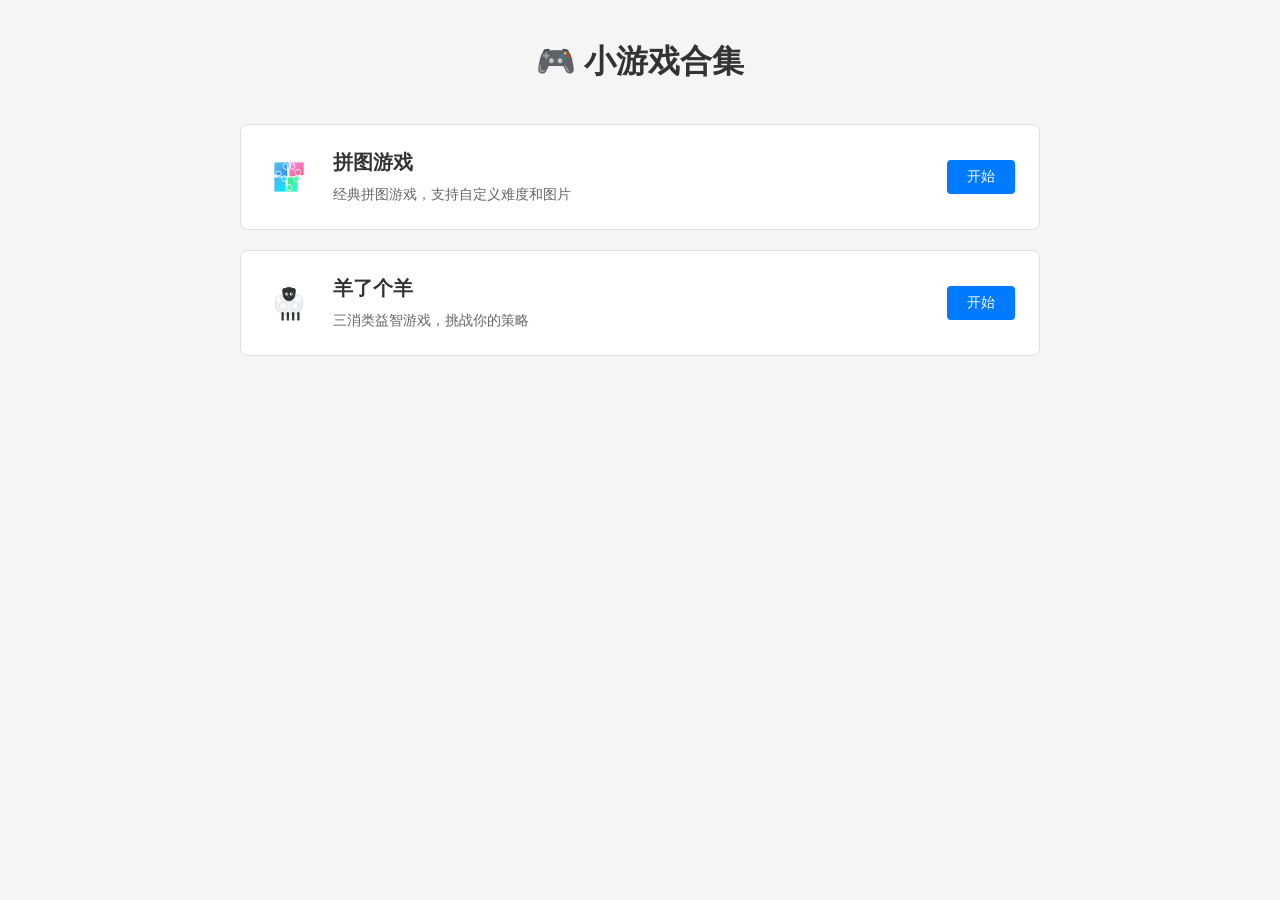
<file: index.html>
<!DOCTYPE html>
<html lang="zh-cn">
<head>
    <meta charset="UTF-8">
    <meta name="viewport" content="width=device-width, initial-scale=1.0">
    <title>小游戏合集</title>
    <link rel="icon" href="gamepad.svg" type="image/svg+xml">
    <style>
        * {
            margin: 0;
            padding: 0;
            box-sizing: border-box;
        }

        body {
            font-family: -apple-system, BlinkMacSystemFont, 'Segoe UI', Arial, sans-serif;
            background: #f5f5f5;
            min-height: 100vh;
            padding: 40px 20px;
        }

        .container {
            max-width: 800px;
            margin: 0 auto;
        }

        h1 {
            font-size: 32px;
            color: #333;
            text-align: center;
            margin-bottom: 40px;
        }

        .games-list {
            display: grid;
            gap: 20px;
        }

        .game-item {
            background: #fff;
            border: 1px solid #e0e0e0;
            border-radius: 8px;
            padding: 24px;
            display: flex;
            align-items: center;
            gap: 20px;
            transition: box-shadow 0.2s;
        }

        .game-item:hover {
            box-shadow: 0 2px 8px rgba(0,0,0,0.1);
        }

        .game-icon {
            width: 48px;
            height: 48px;
        }

        .game-info {
            flex: 1;
        }

        .game-title {
            font-size: 20px;
            color: #333;
            margin-bottom: 8px;
        }

        .game-description {
            font-size: 14px;
            color: #666;
            line-height: 1.5;
        }

        .game-link {
            padding: 8px 20px;
            background: #007AFF;
            color: #fff;
            text-decoration: none;
            border-radius: 4px;
            font-size: 14px;
        }

        .game-link:hover {
            background: #0066CC;
        }

        @media (max-width: 600px) {
            body {
                padding: 20px 12px;
            }
            
            h1 {
                font-size: 20px;
                margin-bottom: 24px;
            }

            .game-item {
                flex-direction: column;
                text-align: center;
                padding: 16px;
                gap: 12px;
            }
            
            .game-icon {
                width: 36px;
                height: 36px;
            }
            
            .game-title {
                font-size: 18px;
            }
            
            .game-description {
                font-size: 13px;
                margin-bottom: 12px;
            }

            .game-link {
                width: 100%;
                padding: 10px 16px;
                font-size: 15px;
            }
        }
    </style>
</head>
<body>
    <div class="container">
        <h1>🎮 小游戏合集</h1>

        <div class="games-list">
            <div class="game-item">
                <img src="puzzle-icon.svg" alt="拼图" class="game-icon">
                <div class="game-info">
                    <h2 class="game-title">拼图游戏</h2>
                    <p class="game-description">经典拼图游戏，支持自定义难度和图片</p>
                </div>
                <a href="puzzle/index.html" class="game-link">开始</a>
            </div>

            <div class="game-item">
                <img src="sheep-icon.svg" alt="羊" class="game-icon">
                <div class="game-info">
                    <h2 class="game-title">羊了个羊</h2>
                    <p class="game-description">三消类益智游戏，挑战你的策略</p>
                </div>
                <a href="yangly/index.html" class="game-link">开始</a>
            </div>
        </div>
    </div>
</body>
</html>
</file>
